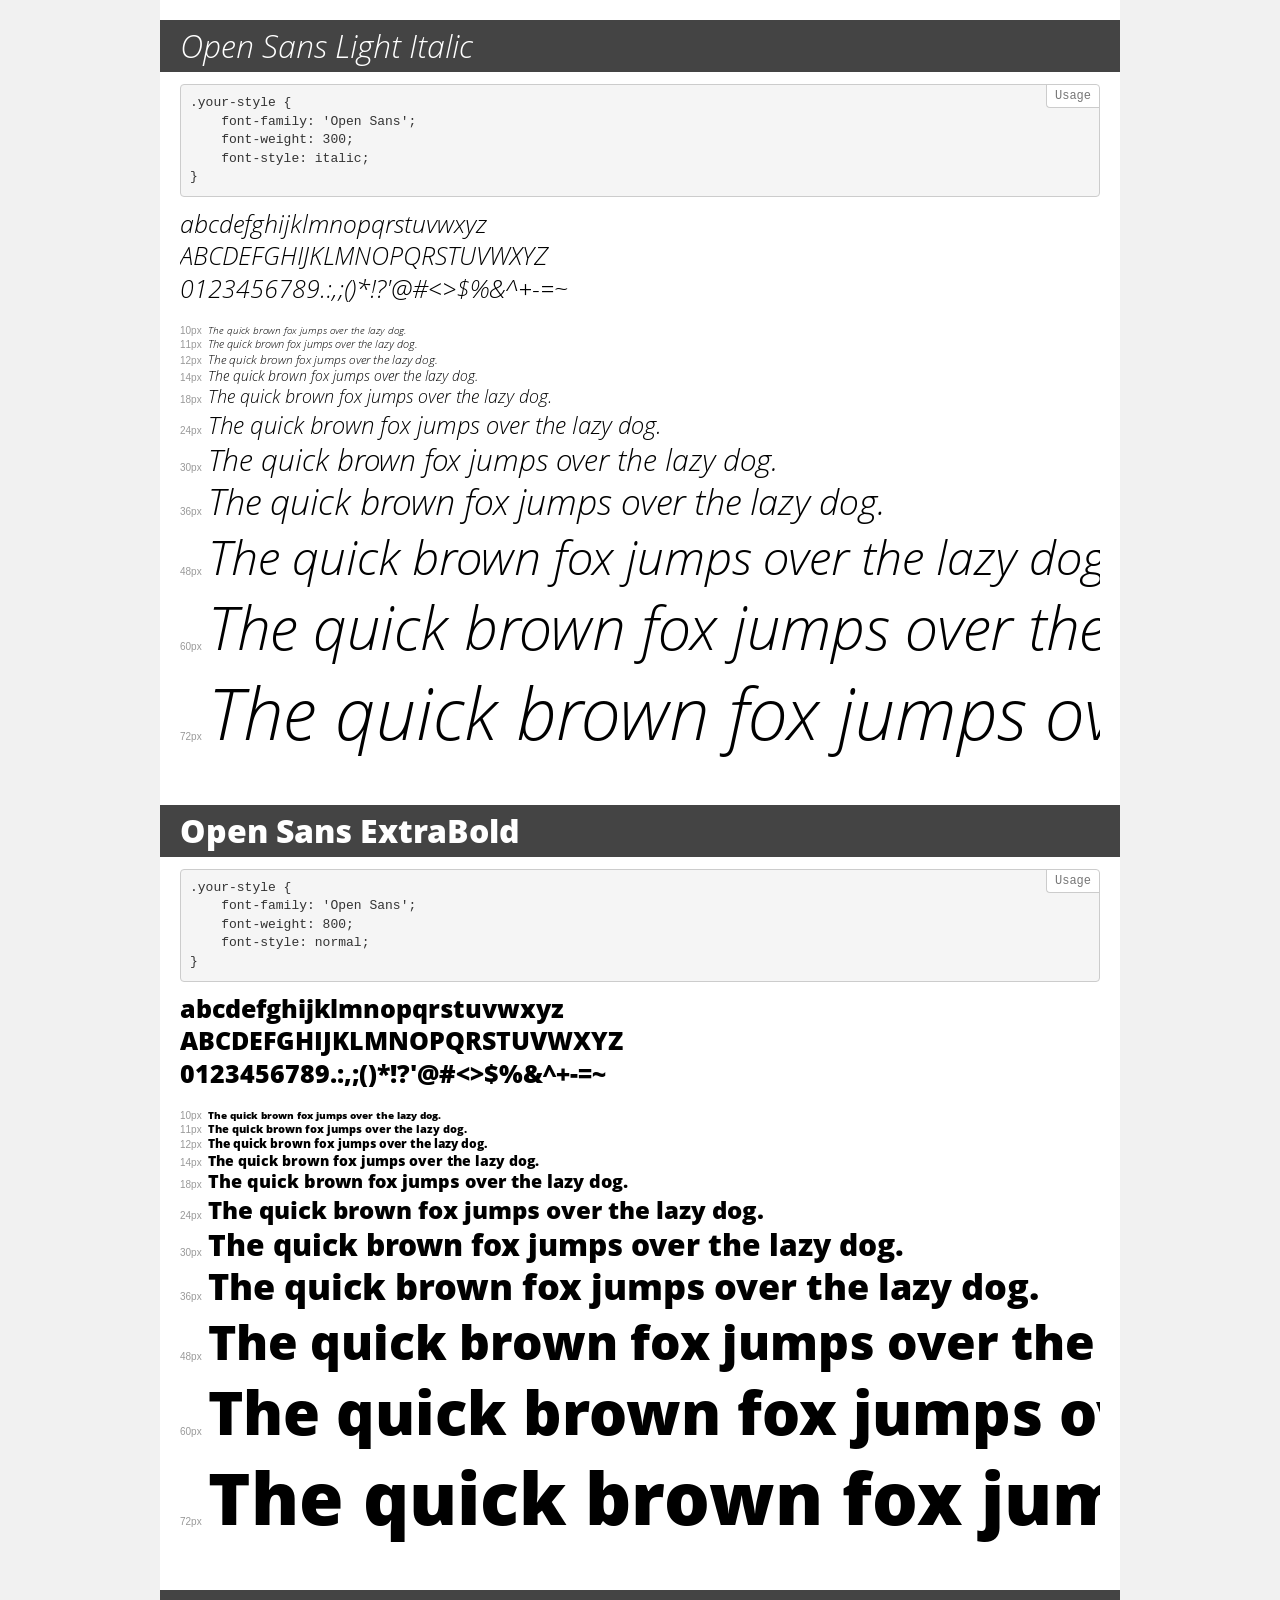
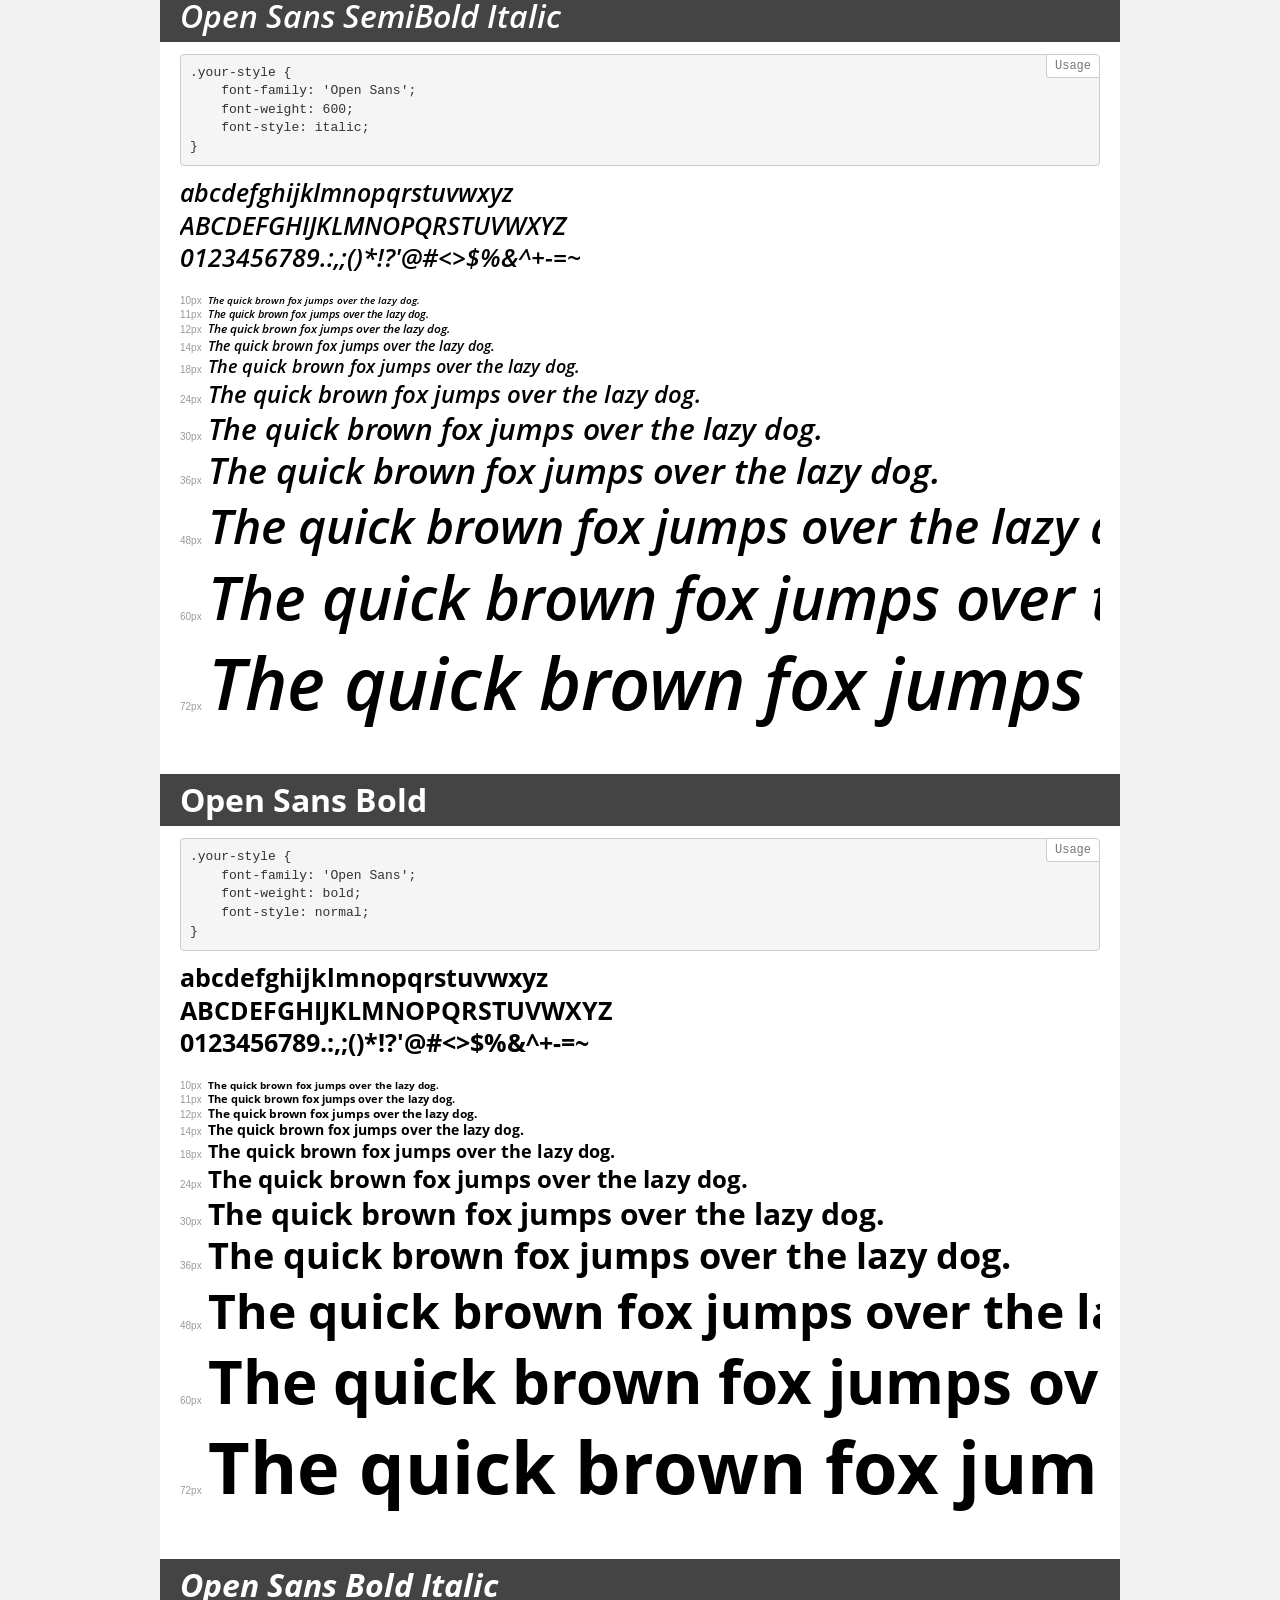
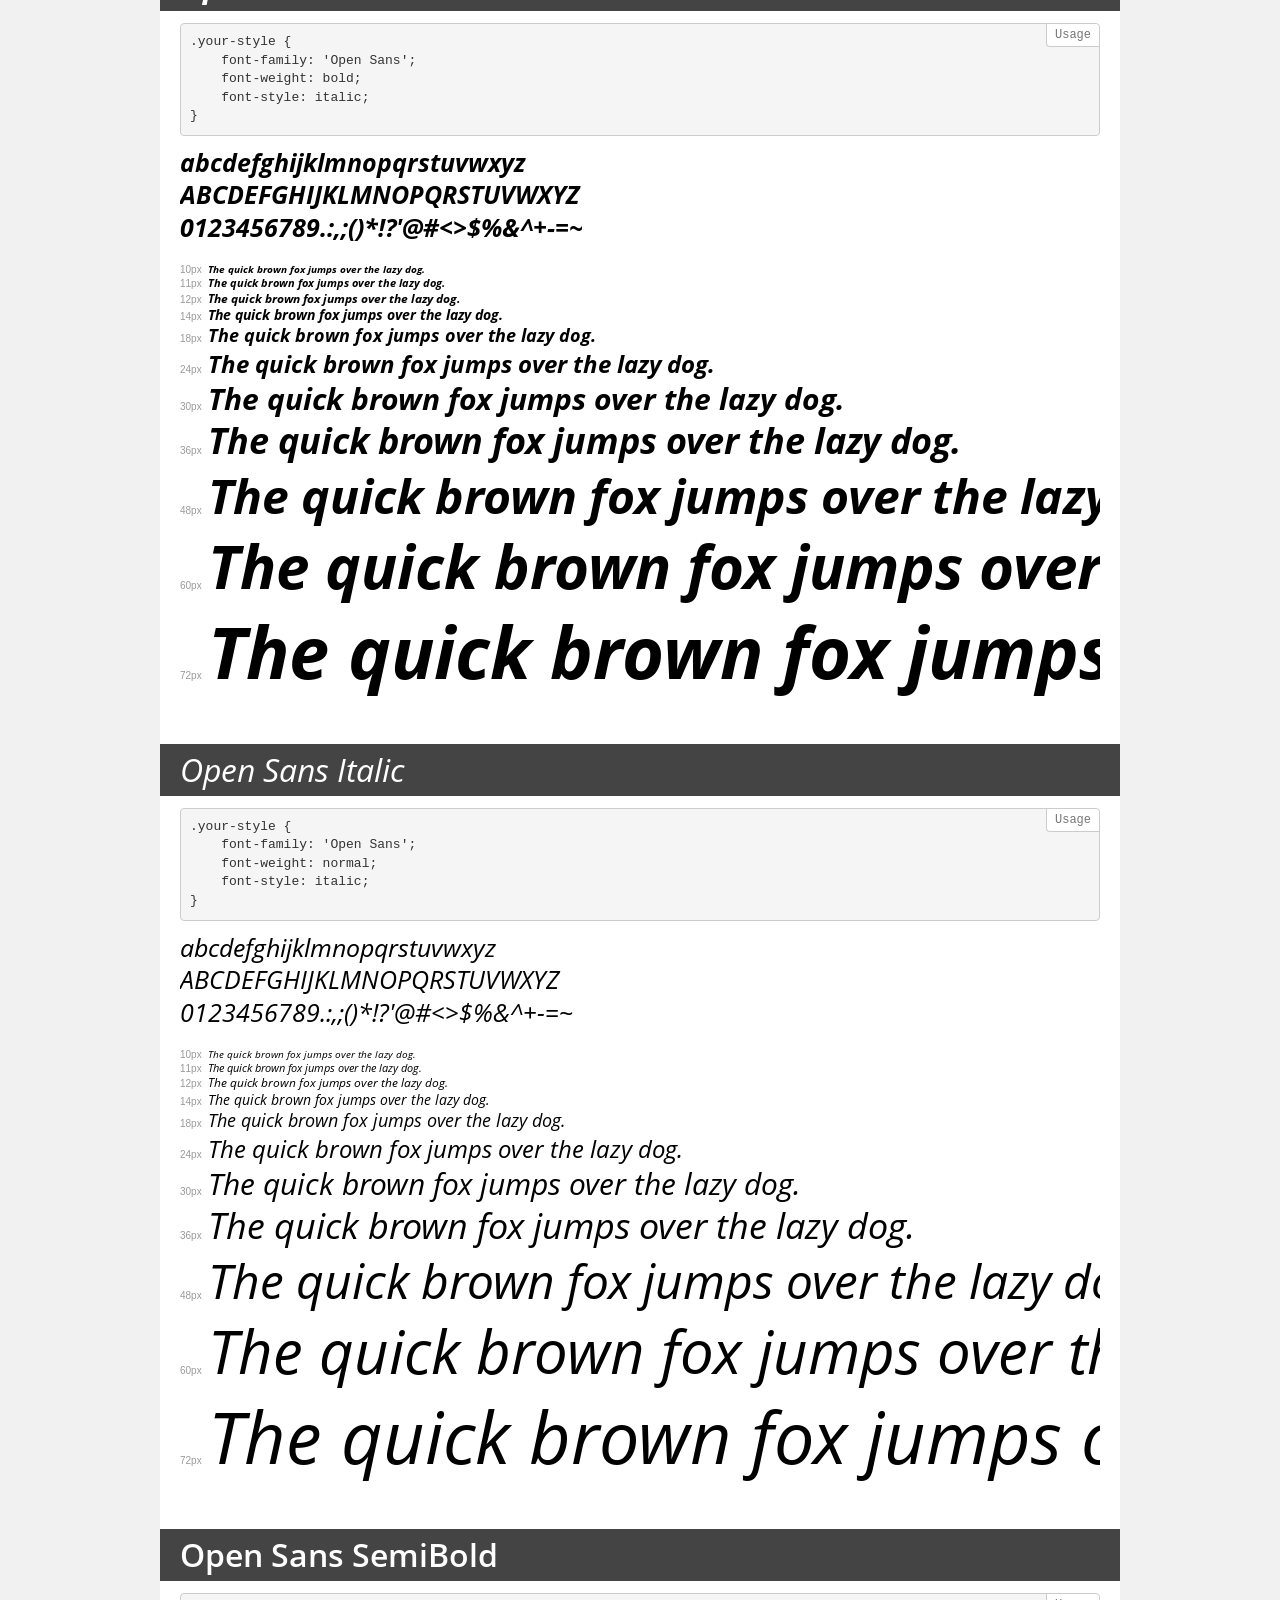
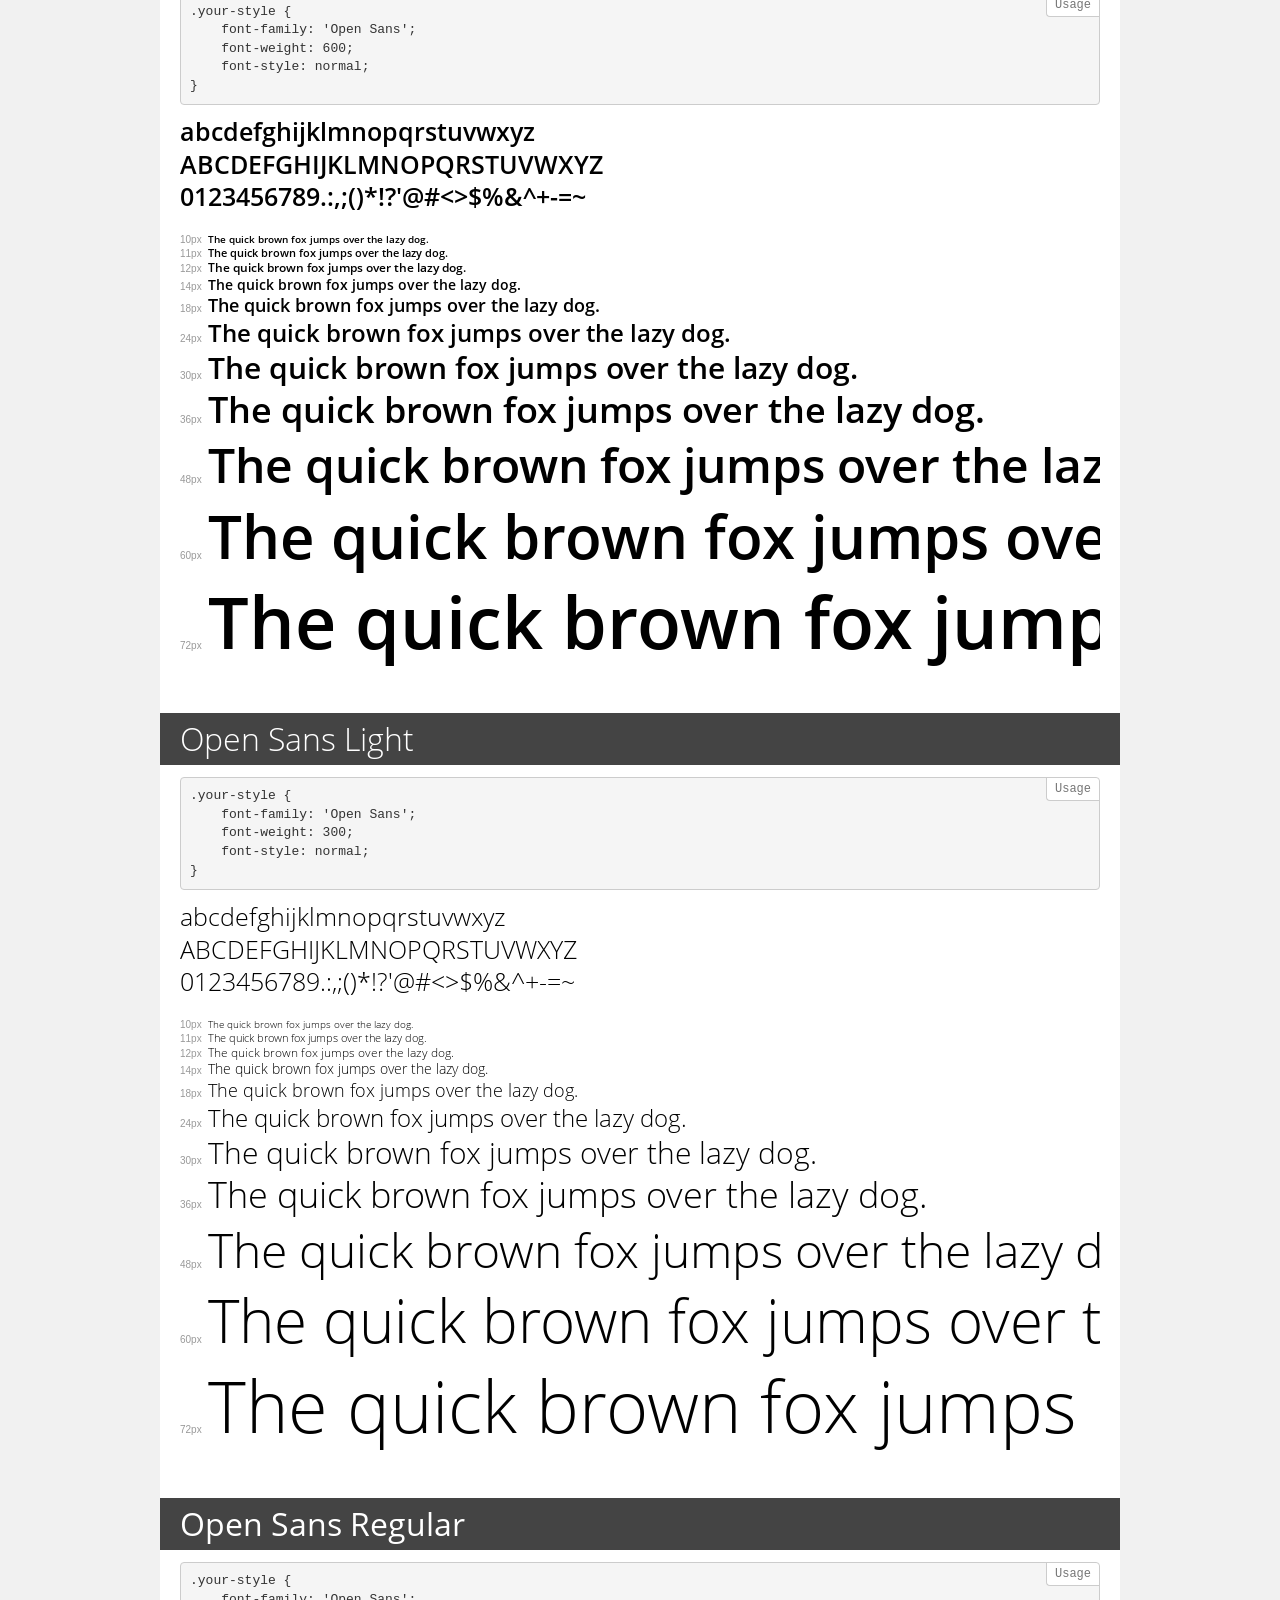
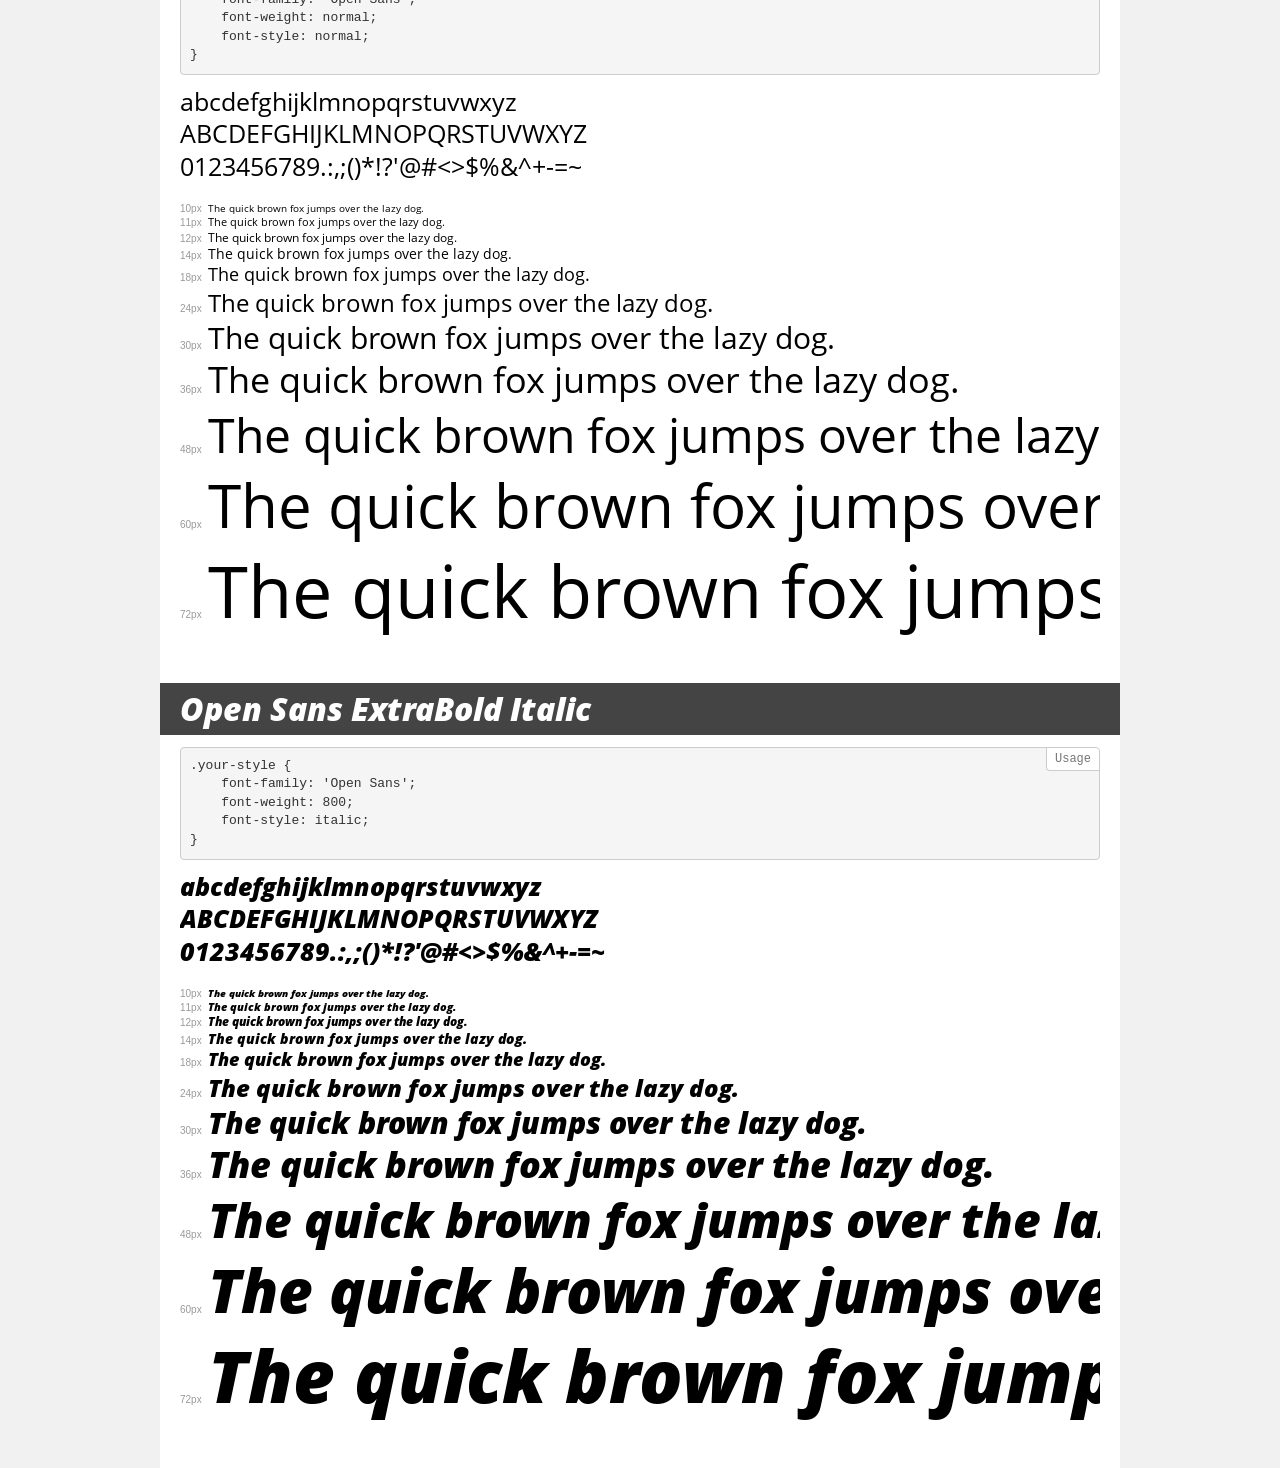
<file: assets/font/OpenSans/demo.html>
<!DOCTYPE html>
<html>
<head>
    <meta charset="utf-8">
    <meta http-equiv="X-UA-Compatible" content="IE=edge">
    <meta name="viewport" content="width=device-width, initial-scale=1">
    <meta name="robots" content="noindex, noarchive">
    <title>Transfonter demo</title>
    <link href="stylesheet.css" rel="stylesheet">
    <style>
        /*
        http://meyerweb.com/eric/tools/css/reset/
        v2.0 | 20110126
        License: none (public domain)
        */
        html, body, div, span, applet, object, iframe,
        h1, h2, h3, h4, h5, h6, p, blockquote, pre,
        a, abbr, acronym, address, big, cite, code,
        del, dfn, em, img, ins, kbd, q, s, samp,
        small, strike, strong, sub, sup, tt, var,
        b, u, i, center,
        dl, dt, dd, ol, ul, li,
        fieldset, form, label, legend,
        table, caption, tbody, tfoot, thead, tr, th, td,
        article, aside, canvas, details, embed,
        figure, figcaption, footer, header, hgroup,
        menu, nav, output, ruby, section, summary,
        time, mark, audio, video {
            margin: 0;
            padding: 0;
            border: 0;
            font-size: 100%;
            font: inherit;
            vertical-align: baseline;
        }
        /* HTML5 display-role reset for older browsers */
        article, aside, details, figcaption, figure,
        footer, header, hgroup, menu, nav, section {
            display: block;
        }
        body {
            line-height: 1;
        }
        ol, ul {
            list-style: none;
        }
        blockquote, q {
            quotes: none;
        }
        blockquote:before, blockquote:after,
        q:before, q:after {
            content: '';
            content: none;
        }
        table {
            border-collapse: collapse;
            border-spacing: 0;
        }
        /* common styles */
        body {
            background: #f1f1f1;
            color: #000;
        }
        .page {
            background: #fff;
            width: 920px;
            margin: 0 auto;
            padding: 20px 20px 0 20px;
            overflow: hidden;
        }
        .font-container {
            overflow-x: auto;
            overflow-y: hidden;
            margin-bottom: 40px;
            line-height: 1.3;
            white-space: nowrap;
            padding-bottom: 5px;
        }
        h1 {
            position: relative;
            background: #444;
            font-size: 32px;
            color: #fff;
            padding: 10px 20px;
            margin: 0 -20px 12px -20px;
        }
        .letters {
            font-size: 25px;
            margin-bottom: 20px;
        }
        .s10:before {
            content: '10px';
        }
        .s11:before {
            content: '11px';
        }
        .s12:before {
            content: '12px';
        }
        .s14:before {
            content: '14px';
        }
        .s18:before {
            content: '18px';
        }
        .s24:before {
            content: '24px';
        }
        .s30:before {
            content: '30px';
        }
        .s36:before {
            content: '36px';
        }
        .s48:before {
            content: '48px';
        }
        .s60:before {
            content: '60px';
        }
        .s72:before {
            content: '72px';
        }
        .s10:before, .s11:before, .s12:before, .s14:before,
        .s18:before, .s24:before, .s30:before, .s36:before,
        .s48:before, .s60:before, .s72:before {
            font-family: Arial, sans-serif;
            font-size: 10px;
            font-weight: normal;
            font-style: normal;
            color: #999;
            padding-right: 6px;
        }
        pre {
            display: block;
            position: relative;
            padding: 9px;
            margin: 0 0 10px;
            font-family: Monaco, Menlo, Consolas, "Courier New", monospace !important;
            font-size: 13px;
            line-height: 1.428571429;
            color: #333;
            font-weight: normal !important;
            font-style: normal !important;
            background-color: #f5f5f5;
            border: 1px solid #ccc;
            overflow-x: auto;
            border-radius: 4px;
        }
        pre:after {
            display: block;
            position: absolute;
            right: 0;
            top: 0;
            content: 'Usage';
            line-height: 1;
            padding: 5px 8px;
            font-size: 12px;
            color: #767676;
            background-color: #fff;
            border: 1px solid #ccc;
            border-right: none;
            border-top: none;
            border-radius: 0 4px 0 4px;
            z-index: 10;
        }
        /* responsive */
        @media (max-width: 959px) {
            .page {
                width: auto;
                margin: 0;
            }
        }
    </style>
</head>
<body>
<div class="page">
    <div class="demo" style="font-family: 'Open Sans'; font-weight: 300; font-style: italic;">
        <h1>Open Sans Light Italic</h1>
        <pre>.your-style {
    font-family: 'Open Sans';
    font-weight: 300;
    font-style: italic;
}</pre>
        <div class="font-container">
            <p class="letters">
                abcdefghijklmnopqrstuvwxyz<br>
ABCDEFGHIJKLMNOPQRSTUVWXYZ<br>
                0123456789.:,;()*!?'@#<>$%&^+-=~
            </p>
            <p class="s10" style="font-size: 10px;">The quick brown fox jumps over the lazy dog.</p>
            <p class="s11" style="font-size: 11px;">The quick brown fox jumps over the lazy dog.</p>
            <p class="s12" style="font-size: 12px;">The quick brown fox jumps over the lazy dog.</p>
            <p class="s14" style="font-size: 14px;">The quick brown fox jumps over the lazy dog.</p>
            <p class="s18" style="font-size: 18px;">The quick brown fox jumps over the lazy dog.</p>
            <p class="s24" style="font-size: 24px;">The quick brown fox jumps over the lazy dog.</p>
            <p class="s30" style="font-size: 30px;">The quick brown fox jumps over the lazy dog.</p>
            <p class="s36" style="font-size: 36px;">The quick brown fox jumps over the lazy dog.</p>
            <p class="s48" style="font-size: 48px;">The quick brown fox jumps over the lazy dog.</p>
            <p class="s60" style="font-size: 60px;">The quick brown fox jumps over the lazy dog.</p>
            <p class="s72" style="font-size: 72px;">The quick brown fox jumps over the lazy dog.</p>
        </div>
    </div>
    <div class="demo" style="font-family: 'Open Sans'; font-weight: 800; font-style: normal;">
        <h1>Open Sans ExtraBold</h1>
        <pre>.your-style {
    font-family: 'Open Sans';
    font-weight: 800;
    font-style: normal;
}</pre>
        <div class="font-container">
            <p class="letters">
                abcdefghijklmnopqrstuvwxyz<br>
ABCDEFGHIJKLMNOPQRSTUVWXYZ<br>
                0123456789.:,;()*!?'@#<>$%&^+-=~
            </p>
            <p class="s10" style="font-size: 10px;">The quick brown fox jumps over the lazy dog.</p>
            <p class="s11" style="font-size: 11px;">The quick brown fox jumps over the lazy dog.</p>
            <p class="s12" style="font-size: 12px;">The quick brown fox jumps over the lazy dog.</p>
            <p class="s14" style="font-size: 14px;">The quick brown fox jumps over the lazy dog.</p>
            <p class="s18" style="font-size: 18px;">The quick brown fox jumps over the lazy dog.</p>
            <p class="s24" style="font-size: 24px;">The quick brown fox jumps over the lazy dog.</p>
            <p class="s30" style="font-size: 30px;">The quick brown fox jumps over the lazy dog.</p>
            <p class="s36" style="font-size: 36px;">The quick brown fox jumps over the lazy dog.</p>
            <p class="s48" style="font-size: 48px;">The quick brown fox jumps over the lazy dog.</p>
            <p class="s60" style="font-size: 60px;">The quick brown fox jumps over the lazy dog.</p>
            <p class="s72" style="font-size: 72px;">The quick brown fox jumps over the lazy dog.</p>
        </div>
    </div>
    <div class="demo" style="font-family: 'Open Sans'; font-weight: 600; font-style: italic;">
        <h1>Open Sans SemiBold Italic</h1>
        <pre>.your-style {
    font-family: 'Open Sans';
    font-weight: 600;
    font-style: italic;
}</pre>
        <div class="font-container">
            <p class="letters">
                abcdefghijklmnopqrstuvwxyz<br>
ABCDEFGHIJKLMNOPQRSTUVWXYZ<br>
                0123456789.:,;()*!?'@#<>$%&^+-=~
            </p>
            <p class="s10" style="font-size: 10px;">The quick brown fox jumps over the lazy dog.</p>
            <p class="s11" style="font-size: 11px;">The quick brown fox jumps over the lazy dog.</p>
            <p class="s12" style="font-size: 12px;">The quick brown fox jumps over the lazy dog.</p>
            <p class="s14" style="font-size: 14px;">The quick brown fox jumps over the lazy dog.</p>
            <p class="s18" style="font-size: 18px;">The quick brown fox jumps over the lazy dog.</p>
            <p class="s24" style="font-size: 24px;">The quick brown fox jumps over the lazy dog.</p>
            <p class="s30" style="font-size: 30px;">The quick brown fox jumps over the lazy dog.</p>
            <p class="s36" style="font-size: 36px;">The quick brown fox jumps over the lazy dog.</p>
            <p class="s48" style="font-size: 48px;">The quick brown fox jumps over the lazy dog.</p>
            <p class="s60" style="font-size: 60px;">The quick brown fox jumps over the lazy dog.</p>
            <p class="s72" style="font-size: 72px;">The quick brown fox jumps over the lazy dog.</p>
        </div>
    </div>
    <div class="demo" style="font-family: 'Open Sans'; font-weight: bold; font-style: normal;">
        <h1>Open Sans Bold</h1>
        <pre>.your-style {
    font-family: 'Open Sans';
    font-weight: bold;
    font-style: normal;
}</pre>
        <div class="font-container">
            <p class="letters">
                abcdefghijklmnopqrstuvwxyz<br>
ABCDEFGHIJKLMNOPQRSTUVWXYZ<br>
                0123456789.:,;()*!?'@#<>$%&^+-=~
            </p>
            <p class="s10" style="font-size: 10px;">The quick brown fox jumps over the lazy dog.</p>
            <p class="s11" style="font-size: 11px;">The quick brown fox jumps over the lazy dog.</p>
            <p class="s12" style="font-size: 12px;">The quick brown fox jumps over the lazy dog.</p>
            <p class="s14" style="font-size: 14px;">The quick brown fox jumps over the lazy dog.</p>
            <p class="s18" style="font-size: 18px;">The quick brown fox jumps over the lazy dog.</p>
            <p class="s24" style="font-size: 24px;">The quick brown fox jumps over the lazy dog.</p>
            <p class="s30" style="font-size: 30px;">The quick brown fox jumps over the lazy dog.</p>
            <p class="s36" style="font-size: 36px;">The quick brown fox jumps over the lazy dog.</p>
            <p class="s48" style="font-size: 48px;">The quick brown fox jumps over the lazy dog.</p>
            <p class="s60" style="font-size: 60px;">The quick brown fox jumps over the lazy dog.</p>
            <p class="s72" style="font-size: 72px;">The quick brown fox jumps over the lazy dog.</p>
        </div>
    </div>
    <div class="demo" style="font-family: 'Open Sans'; font-weight: bold; font-style: italic;">
        <h1>Open Sans Bold Italic</h1>
        <pre>.your-style {
    font-family: 'Open Sans';
    font-weight: bold;
    font-style: italic;
}</pre>
        <div class="font-container">
            <p class="letters">
                abcdefghijklmnopqrstuvwxyz<br>
ABCDEFGHIJKLMNOPQRSTUVWXYZ<br>
                0123456789.:,;()*!?'@#<>$%&^+-=~
            </p>
            <p class="s10" style="font-size: 10px;">The quick brown fox jumps over the lazy dog.</p>
            <p class="s11" style="font-size: 11px;">The quick brown fox jumps over the lazy dog.</p>
            <p class="s12" style="font-size: 12px;">The quick brown fox jumps over the lazy dog.</p>
            <p class="s14" style="font-size: 14px;">The quick brown fox jumps over the lazy dog.</p>
            <p class="s18" style="font-size: 18px;">The quick brown fox jumps over the lazy dog.</p>
            <p class="s24" style="font-size: 24px;">The quick brown fox jumps over the lazy dog.</p>
            <p class="s30" style="font-size: 30px;">The quick brown fox jumps over the lazy dog.</p>
            <p class="s36" style="font-size: 36px;">The quick brown fox jumps over the lazy dog.</p>
            <p class="s48" style="font-size: 48px;">The quick brown fox jumps over the lazy dog.</p>
            <p class="s60" style="font-size: 60px;">The quick brown fox jumps over the lazy dog.</p>
            <p class="s72" style="font-size: 72px;">The quick brown fox jumps over the lazy dog.</p>
        </div>
    </div>
    <div class="demo" style="font-family: 'Open Sans'; font-weight: normal; font-style: italic;">
        <h1>Open Sans Italic</h1>
        <pre>.your-style {
    font-family: 'Open Sans';
    font-weight: normal;
    font-style: italic;
}</pre>
        <div class="font-container">
            <p class="letters">
                abcdefghijklmnopqrstuvwxyz<br>
ABCDEFGHIJKLMNOPQRSTUVWXYZ<br>
                0123456789.:,;()*!?'@#<>$%&^+-=~
            </p>
            <p class="s10" style="font-size: 10px;">The quick brown fox jumps over the lazy dog.</p>
            <p class="s11" style="font-size: 11px;">The quick brown fox jumps over the lazy dog.</p>
            <p class="s12" style="font-size: 12px;">The quick brown fox jumps over the lazy dog.</p>
            <p class="s14" style="font-size: 14px;">The quick brown fox jumps over the lazy dog.</p>
            <p class="s18" style="font-size: 18px;">The quick brown fox jumps over the lazy dog.</p>
            <p class="s24" style="font-size: 24px;">The quick brown fox jumps over the lazy dog.</p>
            <p class="s30" style="font-size: 30px;">The quick brown fox jumps over the lazy dog.</p>
            <p class="s36" style="font-size: 36px;">The quick brown fox jumps over the lazy dog.</p>
            <p class="s48" style="font-size: 48px;">The quick brown fox jumps over the lazy dog.</p>
            <p class="s60" style="font-size: 60px;">The quick brown fox jumps over the lazy dog.</p>
            <p class="s72" style="font-size: 72px;">The quick brown fox jumps over the lazy dog.</p>
        </div>
    </div>
    <div class="demo" style="font-family: 'Open Sans'; font-weight: 600; font-style: normal;">
        <h1>Open Sans SemiBold</h1>
        <pre>.your-style {
    font-family: 'Open Sans';
    font-weight: 600;
    font-style: normal;
}</pre>
        <div class="font-container">
            <p class="letters">
                abcdefghijklmnopqrstuvwxyz<br>
ABCDEFGHIJKLMNOPQRSTUVWXYZ<br>
                0123456789.:,;()*!?'@#<>$%&^+-=~
            </p>
            <p class="s10" style="font-size: 10px;">The quick brown fox jumps over the lazy dog.</p>
            <p class="s11" style="font-size: 11px;">The quick brown fox jumps over the lazy dog.</p>
            <p class="s12" style="font-size: 12px;">The quick brown fox jumps over the lazy dog.</p>
            <p class="s14" style="font-size: 14px;">The quick brown fox jumps over the lazy dog.</p>
            <p class="s18" style="font-size: 18px;">The quick brown fox jumps over the lazy dog.</p>
            <p class="s24" style="font-size: 24px;">The quick brown fox jumps over the lazy dog.</p>
            <p class="s30" style="font-size: 30px;">The quick brown fox jumps over the lazy dog.</p>
            <p class="s36" style="font-size: 36px;">The quick brown fox jumps over the lazy dog.</p>
            <p class="s48" style="font-size: 48px;">The quick brown fox jumps over the lazy dog.</p>
            <p class="s60" style="font-size: 60px;">The quick brown fox jumps over the lazy dog.</p>
            <p class="s72" style="font-size: 72px;">The quick brown fox jumps over the lazy dog.</p>
        </div>
    </div>
    <div class="demo" style="font-family: 'Open Sans'; font-weight: 300; font-style: normal;">
        <h1>Open Sans Light</h1>
        <pre>.your-style {
    font-family: 'Open Sans';
    font-weight: 300;
    font-style: normal;
}</pre>
        <div class="font-container">
            <p class="letters">
                abcdefghijklmnopqrstuvwxyz<br>
ABCDEFGHIJKLMNOPQRSTUVWXYZ<br>
                0123456789.:,;()*!?'@#<>$%&^+-=~
            </p>
            <p class="s10" style="font-size: 10px;">The quick brown fox jumps over the lazy dog.</p>
            <p class="s11" style="font-size: 11px;">The quick brown fox jumps over the lazy dog.</p>
            <p class="s12" style="font-size: 12px;">The quick brown fox jumps over the lazy dog.</p>
            <p class="s14" style="font-size: 14px;">The quick brown fox jumps over the lazy dog.</p>
            <p class="s18" style="font-size: 18px;">The quick brown fox jumps over the lazy dog.</p>
            <p class="s24" style="font-size: 24px;">The quick brown fox jumps over the lazy dog.</p>
            <p class="s30" style="font-size: 30px;">The quick brown fox jumps over the lazy dog.</p>
            <p class="s36" style="font-size: 36px;">The quick brown fox jumps over the lazy dog.</p>
            <p class="s48" style="font-size: 48px;">The quick brown fox jumps over the lazy dog.</p>
            <p class="s60" style="font-size: 60px;">The quick brown fox jumps over the lazy dog.</p>
            <p class="s72" style="font-size: 72px;">The quick brown fox jumps over the lazy dog.</p>
        </div>
    </div>
    <div class="demo" style="font-family: 'Open Sans'; font-weight: normal; font-style: normal;">
        <h1>Open Sans Regular</h1>
        <pre>.your-style {
    font-family: 'Open Sans';
    font-weight: normal;
    font-style: normal;
}</pre>
        <div class="font-container">
            <p class="letters">
                abcdefghijklmnopqrstuvwxyz<br>
ABCDEFGHIJKLMNOPQRSTUVWXYZ<br>
                0123456789.:,;()*!?'@#<>$%&^+-=~
            </p>
            <p class="s10" style="font-size: 10px;">The quick brown fox jumps over the lazy dog.</p>
            <p class="s11" style="font-size: 11px;">The quick brown fox jumps over the lazy dog.</p>
            <p class="s12" style="font-size: 12px;">The quick brown fox jumps over the lazy dog.</p>
            <p class="s14" style="font-size: 14px;">The quick brown fox jumps over the lazy dog.</p>
            <p class="s18" style="font-size: 18px;">The quick brown fox jumps over the lazy dog.</p>
            <p class="s24" style="font-size: 24px;">The quick brown fox jumps over the lazy dog.</p>
            <p class="s30" style="font-size: 30px;">The quick brown fox jumps over the lazy dog.</p>
            <p class="s36" style="font-size: 36px;">The quick brown fox jumps over the lazy dog.</p>
            <p class="s48" style="font-size: 48px;">The quick brown fox jumps over the lazy dog.</p>
            <p class="s60" style="font-size: 60px;">The quick brown fox jumps over the lazy dog.</p>
            <p class="s72" style="font-size: 72px;">The quick brown fox jumps over the lazy dog.</p>
        </div>
    </div>
    <div class="demo" style="font-family: 'Open Sans'; font-weight: 800; font-style: italic;">
        <h1>Open Sans ExtraBold Italic</h1>
        <pre>.your-style {
    font-family: 'Open Sans';
    font-weight: 800;
    font-style: italic;
}</pre>
        <div class="font-container">
            <p class="letters">
                abcdefghijklmnopqrstuvwxyz<br>
ABCDEFGHIJKLMNOPQRSTUVWXYZ<br>
                0123456789.:,;()*!?'@#<>$%&^+-=~
            </p>
            <p class="s10" style="font-size: 10px;">The quick brown fox jumps over the lazy dog.</p>
            <p class="s11" style="font-size: 11px;">The quick brown fox jumps over the lazy dog.</p>
            <p class="s12" style="font-size: 12px;">The quick brown fox jumps over the lazy dog.</p>
            <p class="s14" style="font-size: 14px;">The quick brown fox jumps over the lazy dog.</p>
            <p class="s18" style="font-size: 18px;">The quick brown fox jumps over the lazy dog.</p>
            <p class="s24" style="font-size: 24px;">The quick brown fox jumps over the lazy dog.</p>
            <p class="s30" style="font-size: 30px;">The quick brown fox jumps over the lazy dog.</p>
            <p class="s36" style="font-size: 36px;">The quick brown fox jumps over the lazy dog.</p>
            <p class="s48" style="font-size: 48px;">The quick brown fox jumps over the lazy dog.</p>
            <p class="s60" style="font-size: 60px;">The quick brown fox jumps over the lazy dog.</p>
            <p class="s72" style="font-size: 72px;">The quick brown fox jumps over the lazy dog.</p>
        </div>
    </div>
</div>
</body>
</html>
</file>
<file: assets/font/OpenSans/stylesheet.css>
/* This stylesheet generated by Transfonter (https://transfonter.org) on January 27, 2018 11:47 PM */

@font-face {
    font-family: 'Open Sans';
    src: url('OpenSans-LightItalic.woff2') format('woff2'),
        url('OpenSans-LightItalic.woff') format('woff');
    font-weight: 300;
    font-style: italic;
}

@font-face {
    font-family: 'Open Sans';
    src: url('OpenSans-ExtraBold.woff2') format('woff2'),
        url('OpenSans-ExtraBold.woff') format('woff');
    font-weight: 800;
    font-style: normal;
}

@font-face {
    font-family: 'Open Sans';
    src: url('OpenSans-SemiBoldItalic.woff2') format('woff2'),
        url('OpenSans-SemiBoldItalic.woff') format('woff');
    font-weight: 600;
    font-style: italic;
}

@font-face {
    font-family: 'Open Sans';
    src: url('OpenSans-Bold.woff2') format('woff2'),
        url('OpenSans-Bold.woff') format('woff');
    font-weight: 700;
    font-style: normal;
}

@font-face {
    font-family: 'Open Sans';
    src: url('OpenSans-BoldItalic.woff2') format('woff2'),
        url('OpenSans-BoldItalic.woff') format('woff');
    font-weight: 700;
    font-style: italic;
}

@font-face {
    font-family: 'Open Sans';
    src: url('OpenSans-Italic.woff2') format('woff2'),
        url('OpenSans-Italic.woff') format('woff');
    font-weight: 400;
    font-style: italic;
}

@font-face {
    font-family: 'Open Sans';
    src: url('OpenSans-SemiBold.woff2') format('woff2'),
        url('OpenSans-SemiBold.woff') format('woff');
    font-weight: 600;
    font-style: normal;
}

@font-face {
    font-family: 'Open Sans';
    src: url('OpenSans-Light.woff2') format('woff2'),
        url('OpenSans-Light.woff') format('woff');
    font-weight: 300;
    font-style: normal;
}

@font-face {
    font-family: 'Open Sans';
    src: url('OpenSans-Regular.woff2') format('woff2'),
        url('OpenSans-Regular.woff') format('woff');
    font-weight: 400;
    font-style: normal;
}

@font-face {
    font-family: 'Open Sans';
    src: url('OpenSans-ExtraBoldItalic.woff2') format('woff2'),
        url('OpenSans-ExtraBoldItalic.woff') format('woff');
    font-weight: 800;
    font-style: italic;
}
</file>
